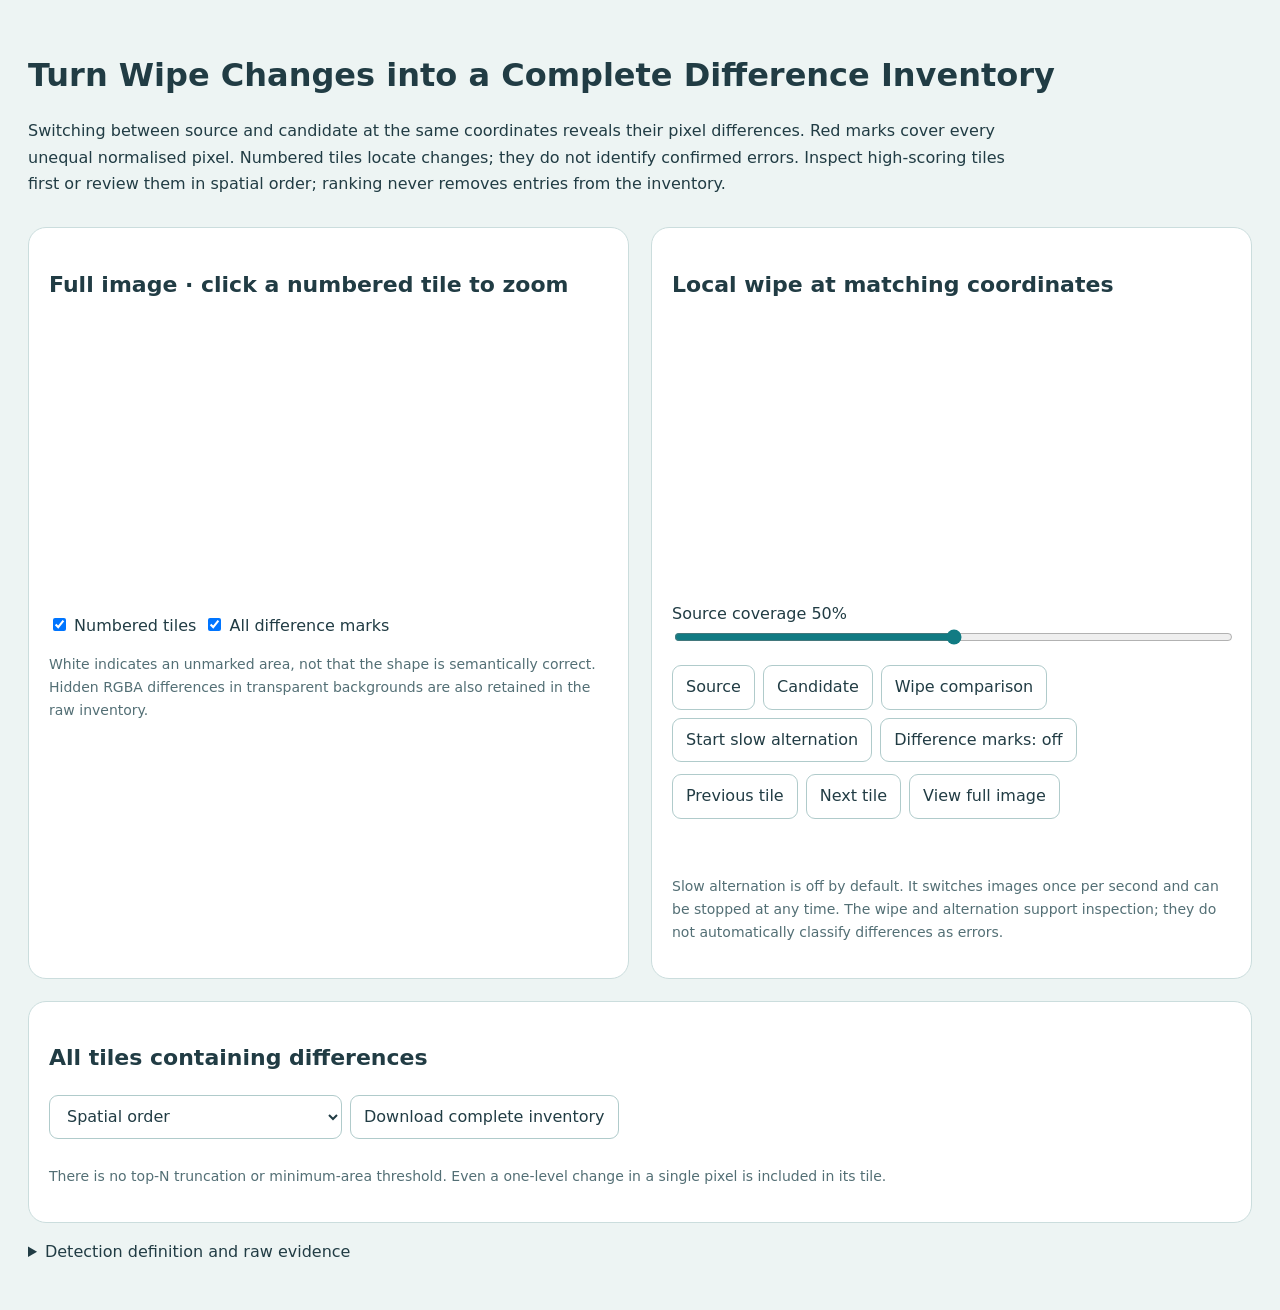
<file: assets/difference-viewer/index.html>
<!doctype html><html lang="en"><meta charset="utf-8"><meta name="viewport" content="width=device-width,initial-scale=1"><title>Pixel-by-Pixel Difference Review</title>
<style>*{box-sizing:border-box}body{margin:0;background:#edf4f3;color:#213c44;font:16px/1.65 system-ui,sans-serif}main{max-width:1440px;margin:auto;padding:28px}h1{font-size:32px;margin-bottom:6px}h2{font-size:22px}p{max-width:1000px}button,select,input{font:inherit}button,select{border:1px solid #b0cbcb;border-radius:9px;background:white;color:inherit;padding:8px 13px;cursor:pointer}button.active{background:#117b83;color:white}button:disabled{opacity:.5;cursor:default}.layout{display:grid;grid-template-columns:minmax(0,1fr) minmax(340px,1fr);gap:22px}.card{background:white;border:1px solid #cbdddd;padding:20px;border-radius:18px;min-width:0}canvas{display:block;width:100%;height:auto;background:white}.controls{display:flex;flex-wrap:wrap;gap:8px;margin:12px 0}input[type=range]{width:100%;accent-color:#117b83}.metrics{display:flex;flex-wrap:wrap;gap:18px}.metrics strong{font-size:25px}.small{font-size:14px;color:#536f75}#tiles{display:grid;grid-template-columns:repeat(auto-fill,minmax(170px,1fr));gap:6px;max-height:380px;overflow:auto}#tiles button{font-size:13px;text-align:left}.strip{border-left:4px solid #117b83;padding-left:15px}a{color:#006e79}details{margin:16px 0}#status{min-height:2em}label{display:block}@media(max-width:850px){main{padding:14px}.layout{grid-template-columns:1fr}h1{font-size:27px}.card{padding:14px}}
</style><main><h1>Turn Wipe Changes into a Complete Difference Inventory</h1><p>Switching between source and candidate at the same coordinates reveals their pixel differences. Red marks cover every unequal normalised pixel. Numbered tiles locate changes; they do not identify confirmed errors. Inspect high-scoring tiles first or review them in spatial order; ranking never removes entries from the inventory.</p><div class="metrics" id="metrics"></div><p class="small" id="contract"></p>
<div class="layout"><section class="card"><h2>Full image · click a numbered tile to zoom</h2><canvas id="overview"></canvas><div class="controls"><label><input id="grid" type="checkbox" checked> Numbered tiles</label><label><input id="heat" type="checkbox" checked> All difference marks</label></div><p class="small">White indicates an unmarked area, not that the shape is semantically correct. Hidden RGBA differences in transparent backgrounds are also retained in the raw inventory.</p></section><section class="card"><h2 id="regionTitle">Local wipe at matching coordinates</h2><canvas id="detail"></canvas><label for="wipe">Source coverage <span id="percent">50%</span></label><input id="wipe" type="range" min="0" max="100" value="50"><div class="controls"><button id="sourceOnly">Source</button><button id="candidateOnly">Candidate</button><button id="compare">Wipe comparison</button><button id="blink">Start slow alternation</button><button id="localHeat">Difference marks: off</button></div><div class="controls"><button id="prev">Previous tile</button><button id="next">Next tile</button><button id="whole">View full image</button></div><p id="status" class="small"></p><p class="small">Slow alternation is off by default. It switches images once per second and can be stopped at any time. The wipe and alternation support inspection; they do not automatically classify differences as errors.</p></section></div>
<section class="card" style="margin-top:22px"><h2>All tiles containing differences</h2><div class="controls"><select id="order" aria-label="Tile order"><option value="spatial">Spatial order</option><option value="magnitude">Largest colour differences first</option></select><button id="export">Download complete inventory</button></div><div id="tiles"></div><p class="small">There is no top-N truncation or minimum-area threshold. Even a one-level change in a single pixel is included in its tile.</p></section>
<details><summary>Detection definition and raw evidence</summary><p class="strip" id="limit"></p><p><a href="manifest.json">Complete manifest</a> · <a href="mask.png">Full RGBA difference mask</a> · <a href="visible_mask.png">Difference mask visible on white</a> · <a href="visible_magnitude.png">Visible change magnitude</a></p></details></main>
<script>
const DATA=__SCAN_DATA__;window.scanData=DATA;const $=id=>document.getElementById(id);let imgs={},selected=-1,mode='wipe',localHeat=false,timer=null,phase=0;
const [W,H]=DATA.canvas;const overview=$('overview'),detail=$('detail');overview.width=W;overview.height=H;
function canvasImage(ctx,name,box,dw,dh){ctx.drawImage(imgs[name],...box.slice(0,2),box[2]-box[0],box[3]-box[1],0,0,dw,dh)}
function region(){return selected<0?[0,0,W,H]:DATA.tiles[selected].box_xyxy}
function draw(){if(!imgs.source)return;const o=overview.getContext('2d');o.clearRect(0,0,W,H);o.drawImage(imgs.candidate,0,0);if($('heat').checked)o.drawImage(imgs.overlay,0,0);if($('grid').checked){o.font='12px system-ui';DATA.tiles.forEach((t,i)=>{let[x,y,x1,y1]=t.box_xyxy;o.strokeStyle=i===selected?'#006b73':'#8d395d';o.lineWidth=i===selected?3:1;o.strokeRect(x+.5,y+.5,x1-x-1,y1-y-1);o.fillStyle=i===selected?'#006b73':'#8d395d';o.fillRect(x+1,y+1,32,18);o.fillStyle='white';o.fillText(String(i+1),x+5,y+14)})}let box=region(),rw=box[2]-box[0],rh=box[3]-box[1];detail.width=rw;detail.height=rh;let c=detail.getContext('2d');c.clearRect(0,0,rw,rh);let m=timer?(phase?'source':'candidate'):mode;if(m==='source'||m==='candidate')canvasImage(c,m,box,rw,rh);else{canvasImage(c,'candidate',box,rw,rh);let cut=rw*Number($('wipe').value)/100;c.save();c.beginPath();c.rect(0,0,cut,rh);c.clip();canvasImage(c,'source',box,rw,rh);c.restore();c.fillStyle='#117b83';c.fillRect(cut-0.5,0,1,rh)}if(localHeat)canvasImage(c,'overlay',box,rw,rh);$('percent').textContent=$('wipe').value+'%';$('regionTitle').textContent=selected<0?'Full image · wipe at matching coordinates':`Tile ${selected+1} · ${DATA.tiles[selected].id}`;let t=DATA.tiles[selected];$('status').textContent=t?`${t.box_xyxy.join(', ')} | RGBA changes: ${t.changed_pixels} pixels; visible on white: ${t.visible_changed_pixels} pixels; maximum channel difference: ${t.max_rgba_delta}/255.`:'Full-image comparison; click an ID on the left or an entry below to inspect a region.';$('prev').disabled=selected<=0;$('next').disabled=selected>=DATA.tiles.length-1;document.querySelectorAll('#tiles button').forEach(e=>e.classList.toggle('active',Number(e.dataset.index)===selected));}
function stop(){if(timer)clearInterval(timer);timer=null;$('blink').textContent='Start slow alternation'}
function pick(i){stop();selected=i;mode='wipe';draw()}
function list(){let ids=DATA.tiles.map((_,i)=>i);if($('order').value==='magnitude')ids.sort((a,b)=>DATA.tiles[b].visible_delta_mean-DATA.tiles[a].visible_delta_mean);$('tiles').replaceChildren(...ids.map(i=>{let b=document.createElement('button'),t=DATA.tiles[i];b.dataset.index=i;b.textContent=`${i+1} · (${t.box_xyxy[0]}, ${t.box_xyxy[1]}) · ${t.changed_pixels} px`;b.onclick=()=>pick(i);return b}));draw()}
$('metrics').innerHTML=`<div><strong>${DATA.proof.normalized_changed_pixels.toLocaleString()}</strong> changed pixels</div><div><strong>${DATA.proof.tile_count}</strong> Numbered tiles</div><div><strong>${DATA.proof.unassigned_changed_pixels}</strong> unassigned changed pixels</div>`;$('contract').textContent=`Comparison size: ${W} × ${H}; 8-bit RGBA normalisation; no resizing, registration, blurring, or exclusion threshold.`;$('limit').textContent=DATA.limit;
$('wipe').oninput=()=>{stop();mode='wipe';draw()};$('sourceOnly').onclick=()=>{stop();mode='source';draw()};$('candidateOnly').onclick=()=>{stop();mode='candidate';draw()};$('compare').onclick=()=>{stop();mode='wipe';draw()};$('blink').onclick=()=>{if(timer){stop();draw()}else{phase=0;timer=setInterval(()=>{phase=1-phase;draw()},1000);$('blink').textContent='Stop alternating';draw()}};$('localHeat').onclick=()=>{localHeat=!localHeat;$('localHeat').textContent='Difference marks: '+(localHeat?'on':'off');draw()};$('heat').onchange=$('grid').onchange=draw;$('prev').onclick=()=>pick(selected-1);$('next').onclick=()=>pick(selected+1);$('whole').onclick=()=>pick(-1);$('order').onchange=list;overview.onclick=e=>{let r=overview.getBoundingClientRect(),x=(e.clientX-r.left)/r.width*W,y=(e.clientY-r.top)/r.height*H;let i=DATA.tiles.findIndex(t=>{let[a,b,c,d]=t.box_xyxy;return x>=a&&x<c&&y>=b&&y<d});if(i>=0)pick(i)};$('export').onclick=()=>{let a=document.createElement('a'),u=URL.createObjectURL(new Blob([JSON.stringify(DATA,null,2)],{type:'application/json'}));a.href=u;a.download='difference-manifest.json';a.click();setTimeout(()=>URL.revokeObjectURL(u),1000)};document.addEventListener('visibilitychange',()=>{if(document.hidden){stop();draw()}});
Promise.all(['source','candidate','overlay'].map(k=>new Promise((resolve,reject)=>{let im=new Image();im.onload=()=>{imgs[k]=im;resolve()};im.onerror=reject;im.src=DATA.files[k].path}))).then(()=>{list();window.viewerReady=true}).catch(()=>{$('status').textContent='Images could not be loaded. Check the evidence files.';window.viewerError=true});
</script></html>
</file>
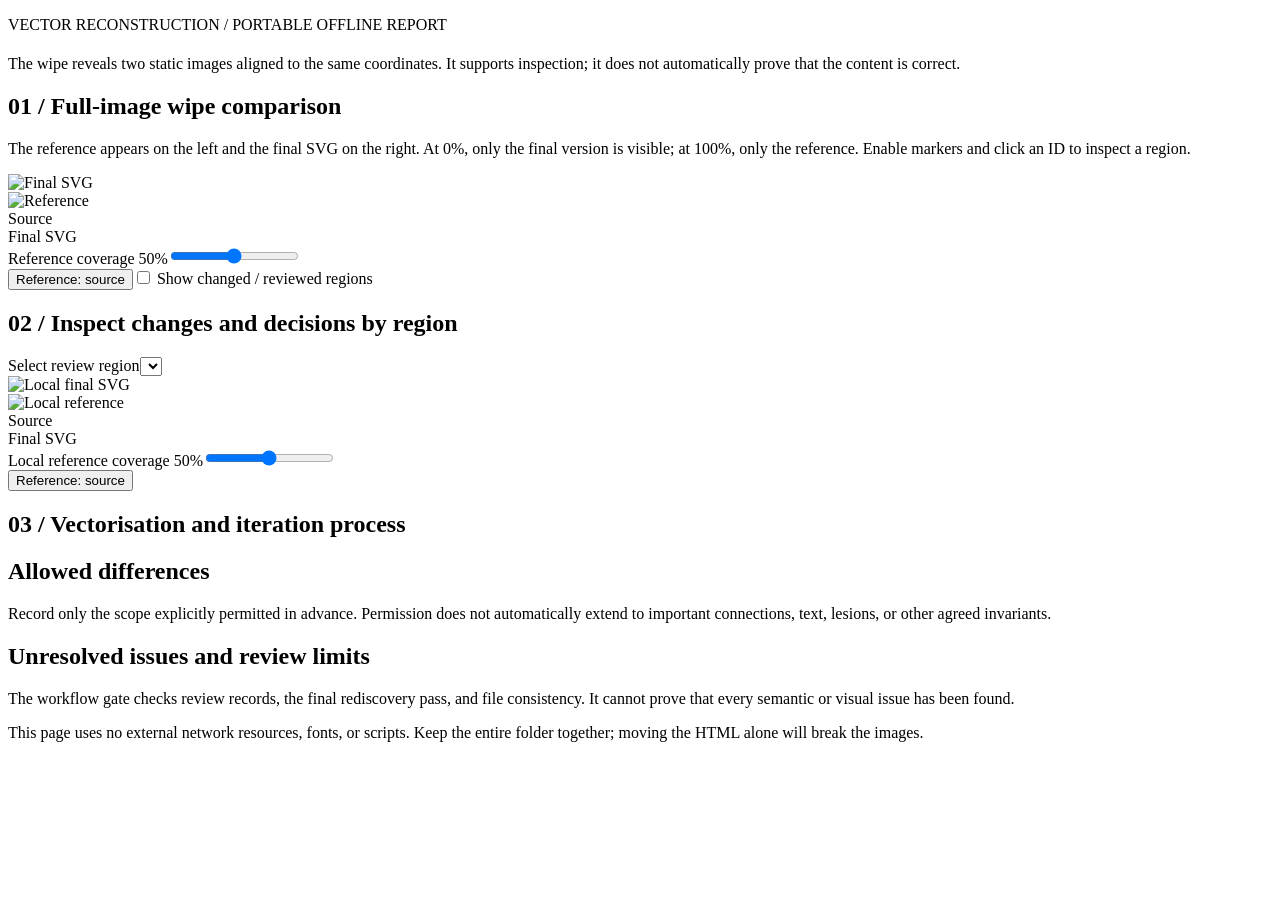
<file: assets/comparison-report/report.html>
<!doctype html>
<html lang="en"><head><meta charset="utf-8"><meta name="viewport" content="width=device-width,initial-scale=1"><meta http-equiv="Content-Security-Policy" content="default-src 'none'; img-src 'self' data: file:; style-src 'unsafe-inline'; script-src 'unsafe-inline'; base-uri 'none'; object-src 'none'; connect-src 'none'; form-action 'none'"><title>Vectorisation Comparison Report</title><style>/*__STYLE__*/</style></head>
<body><main>
<header><p class="eyebrow">VECTOR RECONSTRUCTION / PORTABLE OFFLINE REPORT</p><h1 id="title"></h1><p id="summary"></p><p id="review-status" class="review-status" role="status"></p><p class="muted">The wipe reveals two static images aligned to the same coordinates. It supports inspection; it does not automatically prove that the content is correct.</p><nav id="downloads" class="actions" aria-label="Deliverables"></nav></header>
<div id="errors" class="errors" role="alert" hidden></div>
<section><h2>01 / Full-image wipe comparison</h2><p>The reference appears on the left and the final SVG on the right. At 0%, only the final version is visible; at 100%, only the reference. Enable markers and click an ID to inspect a region.</p>
<div class="compare full" id="full-compare"><div class="pane"><img id="full-final" alt="Final SVG"></div><div class="pane over" id="full-over"><img id="full-reference" alt="Reference"></div><div class="divider" id="full-divider"></div><div class="tag left" id="full-label">Source</div><div class="tag right">Final SVG</div><div class="markers" id="markers" hidden></div></div>
<label class="range-label" for="full-range">Reference coverage <output id="full-value">50%</output></label><input id="full-range" type="range" min="0" max="100" value="50" aria-label="Full-image reference coverage">
<div class="controls"><button id="full-source" type="button" aria-pressed="true">Reference: source</button><button id="full-before" type="button" aria-pressed="false" hidden>Reference: previous delivery</button><label><input id="show-markers" type="checkbox"> Show changed / reviewed regions</label></div></section>
<section id="inspection"><h2>02 / Inspect changes and decisions by region</h2><p id="regions-empty" hidden>No local regions are registered in this report. Use the full-image wipe to inspect it; this does not mean there are no differences.</p><div id="region-picker" class="region-picker"><label for="region-select">Select review region</label><select id="region-select"></select></div>
<div id="local-card" class="card inspect"><div><div class="local-wrap"><div class="compare local" id="local-compare"><div class="pane"><img id="local-final" alt="Local final SVG"></div><div class="pane over" id="local-over"><img id="local-reference" alt="Local reference"></div><div class="divider" id="local-divider"></div><div class="tag left" id="local-label">Source</div><div class="tag right">Final SVG</div></div></div>
<label class="range-label" for="local-range">Local reference coverage <output id="local-value">50%</output></label><input id="local-range" type="range" min="0" max="100" value="50" aria-label="Local reference coverage"><div class="controls"><button id="local-source" type="button" aria-pressed="true">Reference: source</button><button id="local-before" type="button" aria-pressed="false" hidden>Reference: before revision</button></div></div>
<aside aria-live="polite"><h3 id="local-title"></h3><p id="local-status" class="badge"></p><p id="local-summary"></p><p id="local-note" class="muted"></p><p id="local-box" class="muted"></p></aside></div></section>
<section><h2>03 / Vectorisation and iteration process</h2><div id="steps" class="steps"></div></section>
<section class="columns"><article class="card"><h2>Allowed differences</h2><p class="muted">Record only the scope explicitly permitted in advance. Permission does not automatically extend to important connections, text, lesions, or other agreed invariants.</p><ul id="allowed"></ul></article><article class="card"><h2>Unresolved issues and review limits</h2><ul id="limitations"></ul><p class="muted">The workflow gate checks review records, the final rediscovery pass, and file consistency. It cannot prove that every semantic or visual issue has been found.</p></article></section>
<footer><p id="provenance" class="muted"></p><p class="muted">This page uses no external network resources, fonts, or scripts. Keep the entire folder together; moving the HTML alone will break the images.</p></footer>
</main><script id="report-data" type="application/json">/*__DATA__*/</script><script>/*__SCRIPT__*/</script></body></html>
</file>
